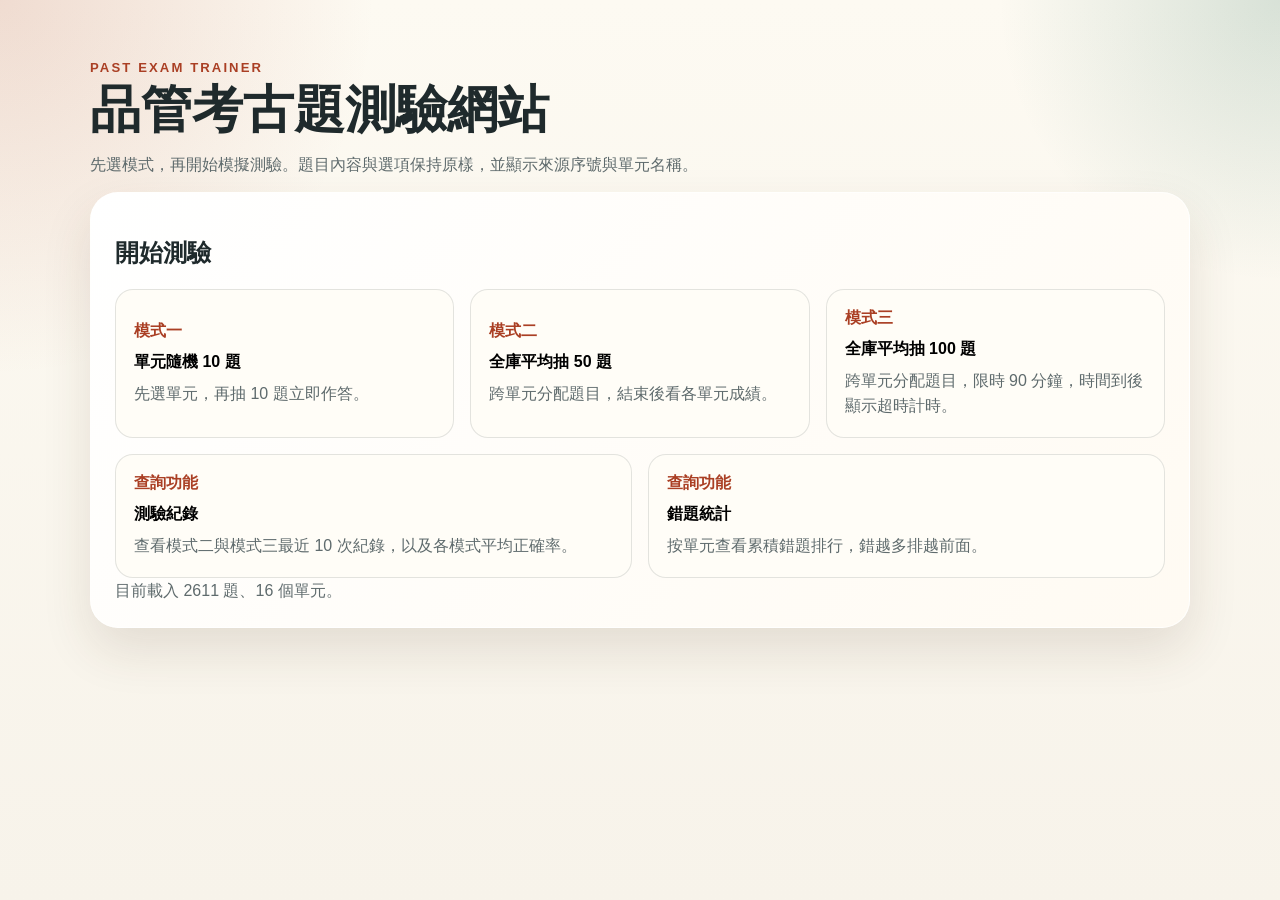
<file: docs/index.html>
<!DOCTYPE html>
<html lang="zh-Hant">
  <head>
    <meta charset="UTF-8" />
    <meta name="viewport" content="width=device-width, initial-scale=1.0" />
    <title>考古題測驗</title>
    <link rel="stylesheet" href="./style.css?v=20260609-2" />
  </head>
  <body>
    <div class="app-shell">
      <header class="hero">
        <p class="eyebrow">Past Exam Trainer</p>
        <h1>品管考古題測驗網站</h1>
        <p class="hero-copy">
          先選模式，再開始模擬測驗。題目內容與選項保持原樣，並顯示來源序號與單元名稱。
        </p>
      </header>

      <main id="app" class="layout">
        <section class="panel panel-accent" id="setup-panel">
          <h2>開始測驗</h2>
          <div class="mode-grid">
            <button class="mode-card" id="mode-unit10-button" data-mode="unit10" type="button">
              <span class="mode-label">模式一</span>
              <strong>單元隨機 10 題</strong>
              <span>先選單元，再抽 10 題立即作答。</span>
            </button>
            <button class="mode-card" id="mode-mixed50-button" data-mode="mixed50" type="button">
              <span class="mode-label">模式二</span>
              <strong>全庫平均抽 50 題</strong>
              <span>跨單元分配題目，結束後看各單元成績。</span>
            </button>
            <button class="mode-card" id="mode-mixed100-button" data-mode="mixed100" type="button">
              <span class="mode-label">模式三</span>
              <strong>全庫平均抽 100 題</strong>
              <span>跨單元分配題目，限時 90 分鐘，時間到後顯示超時計時。</span>
            </button>
          </div>

          <div class="mode-grid utility-grid">
            <button class="mode-card utility-card" id="history-toggle-button" type="button">
              <span class="mode-label">查詢功能</span>
              <strong>測驗紀錄</strong>
              <span>查看模式二與模式三最近 10 次紀錄，以及各模式平均正確率。</span>
            </button>
            <button class="mode-card utility-card" id="wrong-stats-toggle-button" type="button">
              <span class="mode-label">查詢功能</span>
              <strong>錯題統計</strong>
              <span>按單元查看累積錯題排行，錯越多排越前面。</span>
            </button>
          </div>

          <div id="unit-picker" class="unit-picker hidden">
            <label for="unit-select">選擇單元</label>
            <select id="unit-select"></select>
            <button id="start-unit-quiz" class="primary-button">開始單元測驗</button>
          </div>

          <div class="data-meta" id="data-meta"></div>
        </section>

        <section class="panel dashboard-panel hidden" id="insights-panel">
          <div class="dashboard-header">
            <div>
              <h2>測驗紀錄與錯題統計</h2>
              <p class="subtle-text">紀錄只保存在目前瀏覽器，模式二與模式三各保留最近 10 次。</p>
            </div>
            <button id="close-insights-button" class="secondary-button" type="button">關閉</button>
          </div>

          <div id="history-section" class="history-grid hidden">
            <article class="history-card">
              <div class="history-card-header">
                <h3>模式二紀錄</h3>
                <span id="mixed50-average" class="history-average">平均正確率 0%</span>
              </div>
              <div id="mixed50-history" class="history-list"></div>
            </article>

            <article class="history-card">
              <div class="history-card-header">
                <h3>模式三紀錄</h3>
                <span id="mixed100-average" class="history-average">平均正確率 0%</span>
              </div>
              <div id="mixed100-history" class="history-list"></div>
            </article>
          </div>

          <article id="wrong-stats-section" class="history-card wrong-stats-card hidden">
            <div class="history-card-header">
              <h3>錯題統計排行</h3>
              <span class="history-average">按單元累積</span>
            </div>
            <div id="wrong-stats-list" class="history-list"></div>
          </article>
        </section>

        <section class="panel hidden" id="quiz-panel">
          <div class="quiz-toolbar">
            <div>
              <p id="progress-text" class="progress-text"></p>
              <p id="quiz-mode-text" class="subtle-text"></p>
            </div>
            <div id="timer-box" class="timer-box hidden">
              <span id="timer-label" class="timer-label">剩餘時間</span>
              <strong id="timer-value" class="timer-value">90:00</strong>
            </div>
            <button id="restart-button" class="secondary-button">重新開始</button>
          </div>

          <article class="question-card">
            <div class="question-header">
              <span id="question-source" class="pill"></span>
              <span id="question-unit" class="pill pill-muted"></span>
            </div>
            <div id="question-stem" class="question-stem"></div>
            <div id="options-list" class="options-list"></div>
            <div id="feedback-box" class="feedback-box hidden"></div>
          </article>

          <div class="quiz-actions">
            <button id="next-button" class="primary-button" disabled>下一題</button>
          </div>
        </section>

        <section class="panel hidden" id="result-panel">
          <div class="result-header">
            <div>
              <h2>測驗結果</h2>
              <p id="result-summary" class="subtle-text"></p>
            </div>
            <button id="restart-result-button" class="secondary-button">重新開始</button>
          </div>

          <div id="result-body" class="result-body"></div>
        </section>
      </main>
    </div>

    <template id="unit-result-template">
      <div class="unit-result-row">
        <span class="unit-result-name"></span>
        <span class="unit-result-score"></span>
      </div>
    </template>

    <template id="history-entry-template">
      <div class="history-entry">
        <div>
          <strong class="history-entry-title"></strong>
          <p class="history-entry-meta"></p>
        </div>
        <span class="history-entry-score"></span>
      </div>
    </template>

    <template id="wrong-stat-template">
      <div class="history-entry">
        <div>
          <strong class="history-entry-title"></strong>
          <p class="history-entry-meta"></p>
        </div>
        <span class="history-entry-score"></span>
      </div>
    </template>

    <script src="./app.js?v=20260609-2" defer></script>
  </body>
</html>
</file>
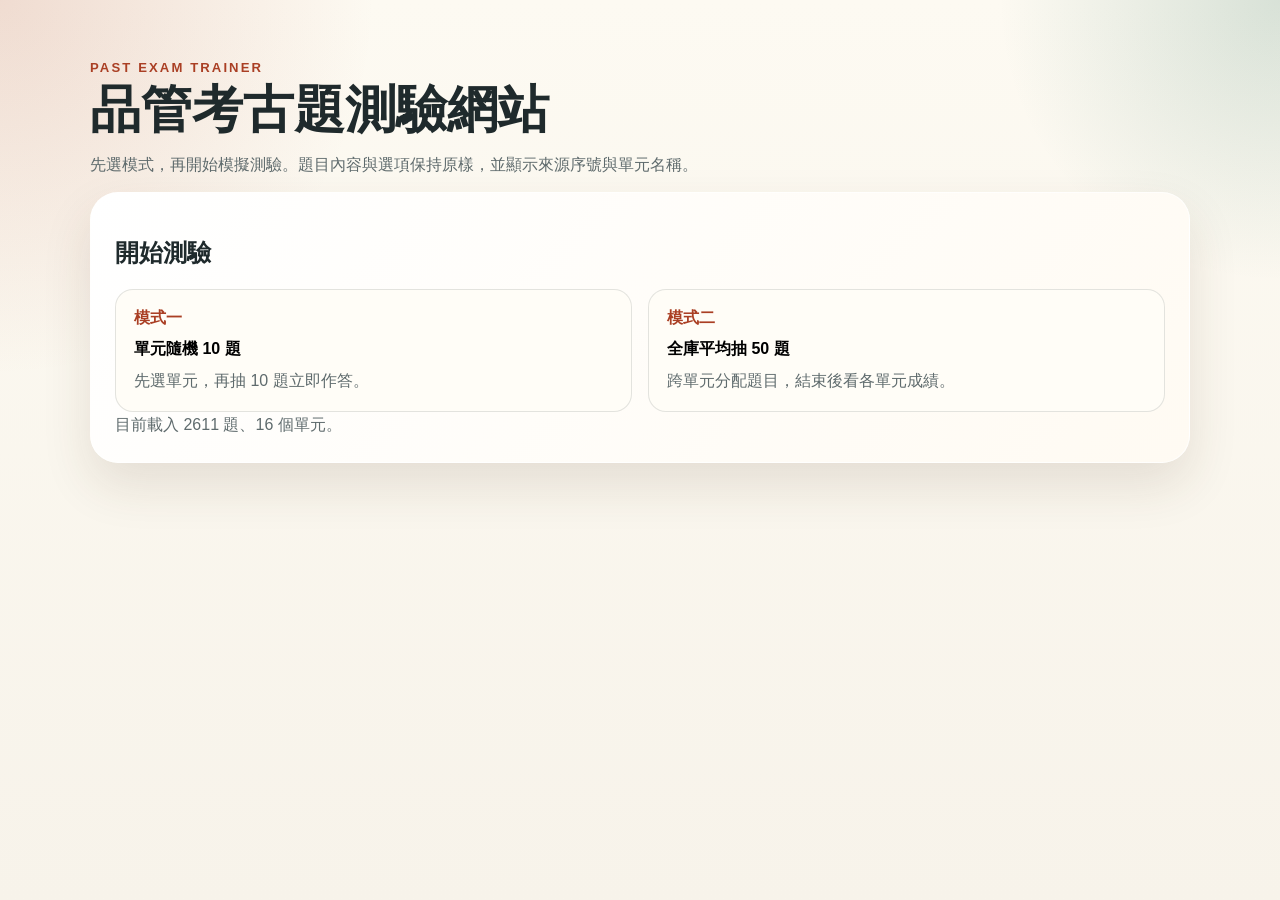
<file: web/index.html>
<!DOCTYPE html>
<html lang="zh-Hant">
  <head>
    <meta charset="UTF-8" />
    <meta name="viewport" content="width=device-width, initial-scale=1.0" />
    <title>考古題測驗</title>
    <link rel="stylesheet" href="./style.css" />
  </head>
  <body>
    <div class="app-shell">
      <header class="hero">
        <p class="eyebrow">Past Exam Trainer</p>
        <h1>品管考古題測驗網站</h1>
        <p class="hero-copy">
          先選模式，再開始模擬測驗。題目內容與選項保持原樣，並顯示來源序號與單元名稱。
        </p>
      </header>

      <main id="app" class="layout">
        <section class="panel panel-accent" id="setup-panel">
          <h2>開始測驗</h2>
          <div class="mode-grid">
            <button class="mode-card" data-mode="unit">
              <span class="mode-label">模式一</span>
              <strong>單元隨機 10 題</strong>
              <span>先選單元，再抽 10 題立即作答。</span>
            </button>
            <button class="mode-card" data-mode="mixed">
              <span class="mode-label">模式二</span>
              <strong>全庫平均抽 50 題</strong>
              <span>跨單元分配題目，結束後看各單元成績。</span>
            </button>
          </div>

          <div id="unit-picker" class="unit-picker hidden">
            <label for="unit-select">選擇單元</label>
            <select id="unit-select"></select>
            <button id="start-unit-quiz" class="primary-button">開始單元測驗</button>
          </div>

          <div class="data-meta" id="data-meta"></div>
        </section>

        <section class="panel hidden" id="quiz-panel">
          <div class="quiz-toolbar">
            <div>
              <p id="progress-text" class="progress-text"></p>
              <p id="quiz-mode-text" class="subtle-text"></p>
            </div>
            <button id="restart-button" class="secondary-button">重新開始</button>
          </div>

          <article class="question-card">
            <div class="question-header">
              <span id="question-source" class="pill"></span>
              <span id="question-unit" class="pill pill-muted"></span>
            </div>
            <div id="question-stem" class="question-stem"></div>
            <div id="options-list" class="options-list"></div>
            <div id="feedback-box" class="feedback-box hidden"></div>
          </article>

          <div class="quiz-actions">
            <button id="next-button" class="primary-button" disabled>下一題</button>
          </div>
        </section>

        <section class="panel hidden" id="result-panel">
          <div class="result-header">
            <div>
              <h2>測驗結果</h2>
              <p id="result-summary" class="subtle-text"></p>
            </div>
            <button id="restart-result-button" class="secondary-button">重新開始</button>
          </div>

          <div id="result-body" class="result-body"></div>
        </section>
      </main>
    </div>

    <template id="unit-result-template">
      <div class="unit-result-row">
        <span class="unit-result-name"></span>
        <span class="unit-result-score"></span>
      </div>
    </template>

    <script src="./app.js" defer></script>
  </body>
</html>
</file>
<file: docs/style.css>
:root {
  --bg: #f7f3ea;
  --bg-strong: #efe6d4;
  --card: rgba(255, 255, 255, 0.82);
  --card-strong: #fffdf7;
  --ink: #1f2a2c;
  --muted: #5f6b6d;
  --line: rgba(31, 42, 44, 0.12);
  --primary: #aa3f24;
  --primary-strong: #8f331d;
  --success: #17624b;
  --error: #9c2f2f;
  --shadow: 0 22px 50px rgba(72, 49, 22, 0.12);
  --radius-lg: 28px;
  --radius-md: 18px;
  --radius-sm: 12px;
}

* {
  box-sizing: border-box;
}

body {
  margin: 0;
  min-height: 100vh;
  font-family: "Segoe UI", "Noto Sans TC", sans-serif;
  color: var(--ink);
  background:
    radial-gradient(circle at top left, rgba(170, 63, 36, 0.16), transparent 24%),
    radial-gradient(circle at top right, rgba(23, 98, 75, 0.16), transparent 18%),
    linear-gradient(180deg, #fdfaf2 0%, var(--bg) 100%);
}

.app-shell {
  width: min(1100px, calc(100% - 32px));
  margin: 0 auto;
  padding: 36px 0 56px;
}

.hero {
  padding: 24px 0 14px;
}

.eyebrow {
  margin: 0 0 8px;
  color: var(--primary);
  font-size: 0.82rem;
  font-weight: 700;
  letter-spacing: 0.16em;
  text-transform: uppercase;
}

.hero h1 {
  margin: 0;
  font-size: clamp(2rem, 4vw, 3.4rem);
  line-height: 1.05;
}

.hero-copy {
  max-width: 760px;
  margin: 14px 0 0;
  color: var(--muted);
  font-size: 1rem;
  line-height: 1.7;
}

.layout {
  display: grid;
  gap: 18px;
}

.panel {
  background: var(--card);
  border: 1px solid rgba(255, 255, 255, 0.75);
  border-radius: var(--radius-lg);
  box-shadow: var(--shadow);
  backdrop-filter: blur(10px);
  padding: 24px;
}

.panel-accent {
  background:
    linear-gradient(135deg, rgba(255, 255, 255, 0.88), rgba(255, 250, 241, 0.88)),
    var(--card);
}

.mode-grid {
  display: grid;
  grid-template-columns: repeat(auto-fit, minmax(220px, 1fr));
  gap: 16px;
  margin-top: 18px;
}

.utility-grid {
  margin-top: 16px;
}

.utility-card {
  background:
    linear-gradient(135deg, rgba(255, 249, 240, 0.95), rgba(245, 238, 224, 0.95)),
    var(--card-strong);
}

.mode-card,
.primary-button,
.secondary-button,
.option-button {
  font: inherit;
}

.mode-card {
  border: 1px solid var(--line);
  border-radius: var(--radius-md);
  background: var(--card-strong);
  padding: 18px;
  text-align: left;
  cursor: pointer;
  transition: transform 160ms ease, border-color 160ms ease, box-shadow 160ms ease;
}

.mode-card:hover,
.mode-card:focus-visible {
  transform: translateY(-2px);
  border-color: rgba(170, 63, 36, 0.38);
  box-shadow: 0 16px 30px rgba(170, 63, 36, 0.1);
  outline: none;
}

.mode-card.selected-mode {
  border-color: rgba(170, 63, 36, 0.6);
  background: rgba(170, 63, 36, 0.08);
  box-shadow: 0 14px 26px rgba(170, 63, 36, 0.12);
}

.mode-label {
  display: inline-block;
  margin-bottom: 10px;
  color: var(--primary);
  font-weight: 700;
}

.mode-card strong,
.mode-card span {
  display: block;
}

.mode-card span:last-child {
  margin-top: 8px;
  color: var(--muted);
  line-height: 1.6;
}

.unit-picker {
  display: grid;
  gap: 12px;
  margin-top: 20px;
}

label {
  font-weight: 700;
}

select {
  width: 100%;
  padding: 12px 14px;
  border-radius: var(--radius-sm);
  border: 1px solid var(--line);
  background: white;
  font: inherit;
}

.primary-button,
.secondary-button {
  border: none;
  border-radius: 999px;
  padding: 12px 18px;
  cursor: pointer;
  transition: transform 160ms ease, opacity 160ms ease, background 160ms ease;
}

.primary-button {
  background: var(--primary);
  color: white;
}

.primary-button:hover,
.secondary-button:hover,
.option-button:hover {
  transform: translateY(-1px);
}

.primary-button:disabled {
  opacity: 0.5;
  cursor: not-allowed;
  transform: none;
}

.secondary-button {
  background: rgba(31, 42, 44, 0.08);
  color: var(--ink);
}

.data-meta,
.subtle-text {
  color: var(--muted);
  line-height: 1.6;
}

.dashboard-panel {
  display: grid;
  gap: 18px;
}

.dashboard-header h2,
.history-card-header h3 {
  margin: 0;
}

.dashboard-header p {
  margin: 8px 0 0;
}

.history-grid {
  display: grid;
  grid-template-columns: repeat(auto-fit, minmax(280px, 1fr));
  gap: 16px;
}

.history-card {
  padding: 18px;
  border-radius: var(--radius-md);
  background: var(--card-strong);
  border: 1px solid rgba(31, 42, 44, 0.08);
}

.history-card-header {
  display: flex;
  justify-content: space-between;
  gap: 16px;
  align-items: center;
  margin-bottom: 12px;
}

.history-average {
  color: var(--primary-strong);
  font-weight: 700;
}

.history-list {
  display: grid;
  gap: 10px;
}

.history-entry {
  display: flex;
  justify-content: space-between;
  gap: 16px;
  align-items: flex-start;
  padding: 14px 16px;
  border-radius: var(--radius-sm);
  background: rgba(239, 230, 212, 0.45);
}

.history-entry-title {
  display: block;
  margin-bottom: 4px;
}

.history-entry-meta {
  margin: 0;
  color: var(--muted);
  font-size: 0.94rem;
  line-height: 1.5;
}

.history-entry-score {
  font-weight: 800;
  white-space: nowrap;
}

.history-empty {
  margin: 0;
  color: var(--muted);
}

.quiz-toolbar,
.result-header {
  display: flex;
  justify-content: space-between;
  gap: 16px;
  align-items: flex-start;
}

.question-card {
  margin-top: 18px;
  padding: 22px;
  border-radius: var(--radius-md);
  background: var(--card-strong);
  border: 1px solid rgba(31, 42, 44, 0.08);
}

.question-header {
  display: flex;
  gap: 10px;
  flex-wrap: wrap;
}

.pill {
  display: inline-flex;
  align-items: center;
  padding: 6px 10px;
  border-radius: 999px;
  background: rgba(170, 63, 36, 0.12);
  color: var(--primary-strong);
  font-size: 0.92rem;
  font-weight: 700;
}

.pill-muted {
  background: rgba(23, 98, 75, 0.12);
  color: var(--success);
}

.timer-box {
  min-width: 150px;
  padding: 12px 16px;
  border-radius: var(--radius-md);
  background: rgba(31, 42, 44, 0.06);
  text-align: right;
}

.timer-label {
  display: block;
  color: var(--muted);
  font-size: 0.88rem;
}

.timer-value {
  display: block;
  margin-top: 4px;
  font-size: 1.4rem;
}

.timer-box.overtime {
  background: rgba(156, 47, 47, 0.12);
}

.timer-box.overtime .timer-label,
.timer-box.overtime .timer-value {
  color: var(--error);
}

.question-stem {
  margin-top: 18px;
  white-space: pre-wrap;
  font-size: 1.06rem;
  line-height: 1.85;
}

.options-list {
  display: grid;
  gap: 12px;
  margin-top: 24px;
}

.option-button {
  width: 100%;
  border-radius: var(--radius-sm);
  border: 1px solid var(--line);
  background: white;
  padding: 16px;
  text-align: left;
  cursor: pointer;
  transition: border-color 160ms ease, background 160ms ease, transform 160ms ease;
}

.option-button strong {
  display: inline-block;
  min-width: 2em;
}

.option-button.selected {
  border-color: rgba(170, 63, 36, 0.55);
  background: rgba(170, 63, 36, 0.08);
}

.option-button.correct {
  border-color: rgba(23, 98, 75, 0.4);
  background: rgba(23, 98, 75, 0.1);
}

.option-button.wrong {
  border-color: rgba(156, 47, 47, 0.42);
  background: rgba(156, 47, 47, 0.08);
}

.feedback-box {
  margin-top: 20px;
  padding: 14px 16px;
  border-radius: var(--radius-sm);
  font-weight: 700;
}

.feedback-box.correct {
  background: rgba(23, 98, 75, 0.12);
  color: var(--success);
}

.feedback-box.wrong {
  background: rgba(156, 47, 47, 0.1);
  color: var(--error);
}

.quiz-actions {
  display: flex;
  justify-content: flex-end;
  margin-top: 18px;
}

.result-body {
  display: grid;
  gap: 12px;
  margin-top: 16px;
}

.score-card,
.unit-result-row {
  display: flex;
  justify-content: space-between;
  gap: 16px;
  padding: 16px;
  border-radius: var(--radius-md);
  background: var(--card-strong);
  border: 1px solid rgba(31, 42, 44, 0.08);
}

.score-card strong,
.unit-result-score {
  font-weight: 800;
}

.hidden {
  display: none !important;
}

@media (max-width: 720px) {
  .app-shell {
    width: min(100% - 20px, 1100px);
    padding-top: 22px;
  }

  .panel {
    padding: 18px;
  }

  .quiz-toolbar,
  .result-header,
  .history-card-header,
  .score-card,
  .unit-result-row,
  .history-entry {
    flex-direction: column;
  }

  .question-card {
    padding: 18px;
  }

  .timer-box {
    width: 100%;
    text-align: left;
  }
}
</file>
<file: web/style.css>
:root {
  --bg: #f7f3ea;
  --bg-strong: #efe6d4;
  --card: rgba(255, 255, 255, 0.82);
  --card-strong: #fffdf7;
  --ink: #1f2a2c;
  --muted: #5f6b6d;
  --line: rgba(31, 42, 44, 0.12);
  --primary: #aa3f24;
  --primary-strong: #8f331d;
  --success: #17624b;
  --error: #9c2f2f;
  --shadow: 0 22px 50px rgba(72, 49, 22, 0.12);
  --radius-lg: 28px;
  --radius-md: 18px;
  --radius-sm: 12px;
}

* {
  box-sizing: border-box;
}

body {
  margin: 0;
  min-height: 100vh;
  font-family: "Segoe UI", "Noto Sans TC", sans-serif;
  color: var(--ink);
  background:
    radial-gradient(circle at top left, rgba(170, 63, 36, 0.16), transparent 24%),
    radial-gradient(circle at top right, rgba(23, 98, 75, 0.16), transparent 18%),
    linear-gradient(180deg, #fdfaf2 0%, var(--bg) 100%);
}

.app-shell {
  width: min(1100px, calc(100% - 32px));
  margin: 0 auto;
  padding: 36px 0 56px;
}

.hero {
  padding: 24px 0 14px;
}

.eyebrow {
  margin: 0 0 8px;
  color: var(--primary);
  font-size: 0.82rem;
  font-weight: 700;
  letter-spacing: 0.16em;
  text-transform: uppercase;
}

.hero h1 {
  margin: 0;
  font-size: clamp(2rem, 4vw, 3.4rem);
  line-height: 1.05;
}

.hero-copy {
  max-width: 760px;
  margin: 14px 0 0;
  color: var(--muted);
  font-size: 1rem;
  line-height: 1.7;
}

.layout {
  display: grid;
  gap: 18px;
}

.panel {
  background: var(--card);
  border: 1px solid rgba(255, 255, 255, 0.75);
  border-radius: var(--radius-lg);
  box-shadow: var(--shadow);
  backdrop-filter: blur(10px);
  padding: 24px;
}

.panel-accent {
  background:
    linear-gradient(135deg, rgba(255, 255, 255, 0.88), rgba(255, 250, 241, 0.88)),
    var(--card);
}

.mode-grid {
  display: grid;
  grid-template-columns: repeat(auto-fit, minmax(220px, 1fr));
  gap: 16px;
  margin-top: 18px;
}

.mode-card,
.primary-button,
.secondary-button,
.option-button {
  font: inherit;
}

.mode-card {
  border: 1px solid var(--line);
  border-radius: var(--radius-md);
  background: var(--card-strong);
  padding: 18px;
  text-align: left;
  cursor: pointer;
  transition: transform 160ms ease, border-color 160ms ease, box-shadow 160ms ease;
}

.mode-card:hover,
.mode-card:focus-visible {
  transform: translateY(-2px);
  border-color: rgba(170, 63, 36, 0.38);
  box-shadow: 0 16px 30px rgba(170, 63, 36, 0.1);
  outline: none;
}

.mode-label {
  display: inline-block;
  margin-bottom: 10px;
  color: var(--primary);
  font-weight: 700;
}

.mode-card strong,
.mode-card span {
  display: block;
}

.mode-card span:last-child {
  margin-top: 8px;
  color: var(--muted);
  line-height: 1.6;
}

.unit-picker {
  display: grid;
  gap: 12px;
  margin-top: 20px;
}

label {
  font-weight: 700;
}

select {
  width: 100%;
  padding: 12px 14px;
  border-radius: var(--radius-sm);
  border: 1px solid var(--line);
  background: white;
  font: inherit;
}

.primary-button,
.secondary-button {
  border: none;
  border-radius: 999px;
  padding: 12px 18px;
  cursor: pointer;
  transition: transform 160ms ease, opacity 160ms ease, background 160ms ease;
}

.primary-button {
  background: var(--primary);
  color: white;
}

.primary-button:hover,
.secondary-button:hover,
.option-button:hover {
  transform: translateY(-1px);
}

.primary-button:disabled {
  opacity: 0.5;
  cursor: not-allowed;
  transform: none;
}

.secondary-button {
  background: rgba(31, 42, 44, 0.08);
  color: var(--ink);
}

.data-meta,
.subtle-text {
  color: var(--muted);
  line-height: 1.6;
}

.quiz-toolbar,
.result-header {
  display: flex;
  justify-content: space-between;
  gap: 16px;
  align-items: flex-start;
}

.question-card {
  margin-top: 18px;
  padding: 22px;
  border-radius: var(--radius-md);
  background: var(--card-strong);
  border: 1px solid rgba(31, 42, 44, 0.08);
}

.question-header {
  display: flex;
  gap: 10px;
  flex-wrap: wrap;
}

.pill {
  display: inline-flex;
  align-items: center;
  padding: 6px 10px;
  border-radius: 999px;
  background: rgba(170, 63, 36, 0.12);
  color: var(--primary-strong);
  font-size: 0.92rem;
  font-weight: 700;
}

.pill-muted {
  background: rgba(23, 98, 75, 0.12);
  color: var(--success);
}

.question-stem {
  margin-top: 18px;
  white-space: pre-wrap;
  font-size: 1.06rem;
  line-height: 1.85;
}

.options-list {
  display: grid;
  gap: 12px;
  margin-top: 24px;
}

.option-button {
  width: 100%;
  border-radius: var(--radius-sm);
  border: 1px solid var(--line);
  background: white;
  padding: 16px;
  text-align: left;
  cursor: pointer;
  transition: border-color 160ms ease, background 160ms ease, transform 160ms ease;
}

.option-button strong {
  display: inline-block;
  min-width: 2em;
}

.option-button.selected {
  border-color: rgba(170, 63, 36, 0.55);
  background: rgba(170, 63, 36, 0.08);
}

.option-button.correct {
  border-color: rgba(23, 98, 75, 0.4);
  background: rgba(23, 98, 75, 0.1);
}

.option-button.wrong {
  border-color: rgba(156, 47, 47, 0.42);
  background: rgba(156, 47, 47, 0.08);
}

.feedback-box {
  margin-top: 20px;
  padding: 14px 16px;
  border-radius: var(--radius-sm);
  font-weight: 700;
}

.feedback-box.correct {
  background: rgba(23, 98, 75, 0.12);
  color: var(--success);
}

.feedback-box.wrong {
  background: rgba(156, 47, 47, 0.1);
  color: var(--error);
}

.quiz-actions {
  display: flex;
  justify-content: flex-end;
  margin-top: 18px;
}

.result-body {
  display: grid;
  gap: 12px;
  margin-top: 16px;
}

.score-card,
.unit-result-row {
  display: flex;
  justify-content: space-between;
  gap: 16px;
  padding: 16px;
  border-radius: var(--radius-md);
  background: var(--card-strong);
  border: 1px solid rgba(31, 42, 44, 0.08);
}

.score-card strong,
.unit-result-score {
  font-weight: 800;
}

.hidden {
  display: none !important;
}

@media (max-width: 720px) {
  .app-shell {
    width: min(100% - 20px, 1100px);
    padding-top: 22px;
  }

  .panel {
    padding: 18px;
  }

  .quiz-toolbar,
  .result-header,
  .score-card,
  .unit-result-row {
    flex-direction: column;
  }

  .question-card {
    padding: 18px;
  }
}
</file>
